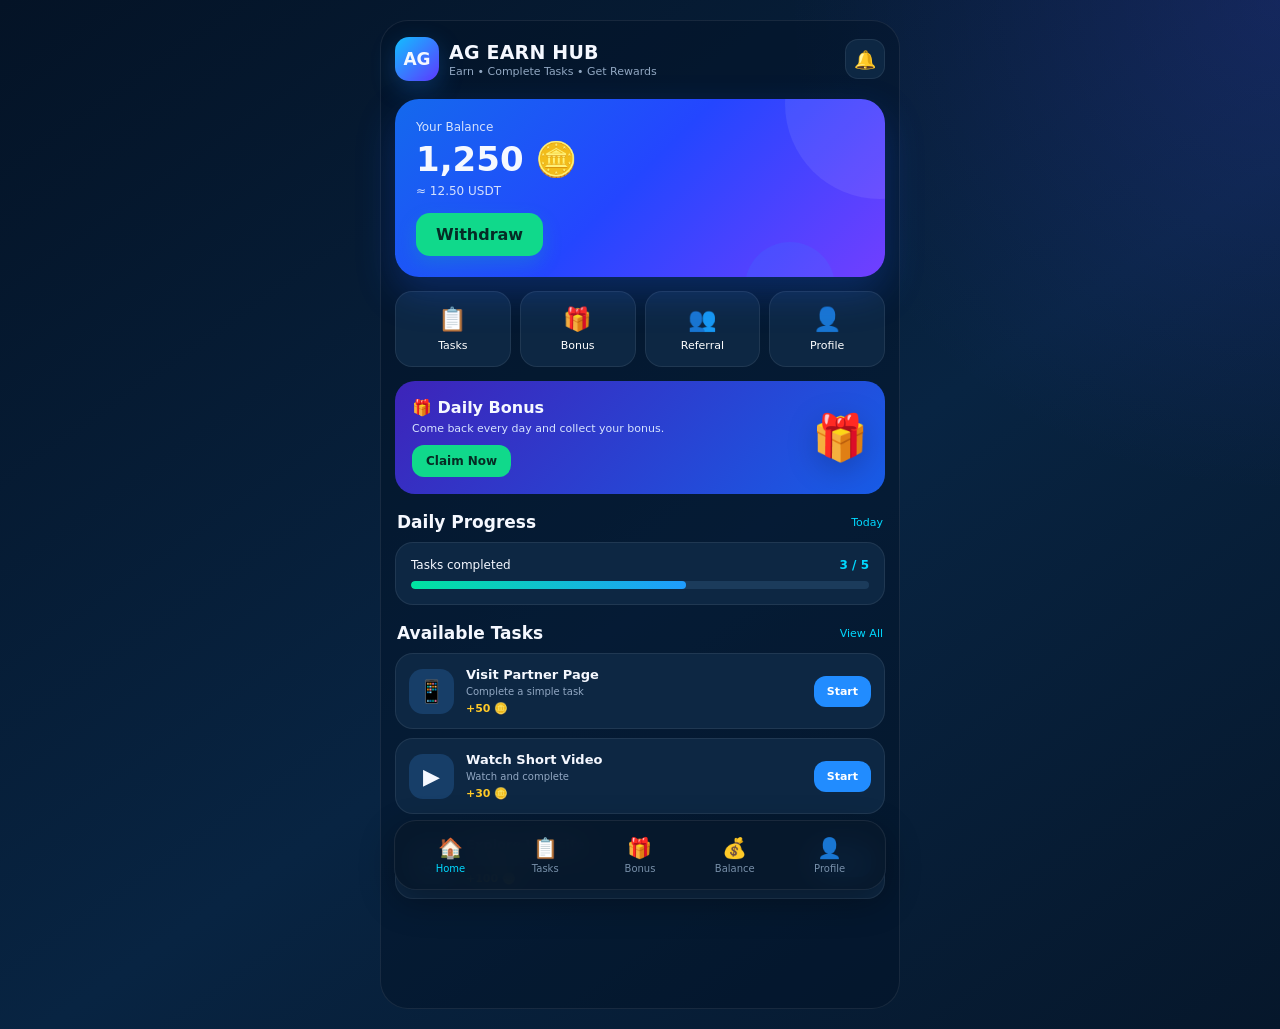
<file: index.html>
<!DOCTYPE html>
<html lang="en">
<head>
    <meta charset="UTF-8">
    <meta name="viewport" content="width=device-width, initial-scale=1.0">

    <title>AG EARN HUB</title>

    <link rel="stylesheet" href="style.css">
</head>

<body>

<div class="app">

    <!-- TOP BAR -->
    <header class="topbar">
        <div class="brand">
            <div class="logo">AG</div>

            <div>
                <h1>AG EARN HUB</h1>
                <p>Earn • Complete Tasks • Get Rewards</p>
            </div>
        </div>

        <button class="icon-btn" type="button">🔔</button>
    </header>


    <!-- HOME PAGE -->
    <section class="page active" id="home">

        <!-- BALANCE -->
        <div class="hero">
            <div class="eyebrow">Your Balance</div>

            <div class="balance">
                1,250 🪙
            </div>

            <div class="usd">
                ≈ 12.50 USDT
            </div>

            <button class="withdraw" type="button" onclick="openBalance()">
                Withdraw
            </button>
        </div>


        <!-- QUICK MENU -->
        <div class="quick">

            <button type="button" onclick="openTasks()">
                <span class="emoji">📋</span>
                Tasks
            </button>

            <button type="button" onclick="openBonus()">
                <span class="emoji">🎁</span>
                Bonus
            </button>

            <button type="button" onclick="openReferral()">
                <span class="emoji">👥</span>
                Referral
            </button>

            <button type="button" onclick="openProfile()">
                <span class="emoji">👤</span>
                Profile
            </button>

        </div>


        <!-- PROMO -->
        <div class="promo">

            <div>
                <h2>🎁 Daily Bonus</h2>

                <p>
                    Come back every day and collect your bonus.
                </p>

                <button type="button" onclick="openBonus()">
                    Claim Now
                </button>
            </div>

            <div class="gift">🎁</div>

        </div>


        <!-- PROGRESS -->
        <div class="section-head">
            <h2>Daily Progress</h2>
            <span>Today</span>
        </div>

        <div class="progress-card">

            <div class="progress-row">
                <span>Tasks completed</span>
                <b>3 / 5</b>
            </div>

            <div class="bar">
                <i></i>
            </div>

        </div>


        <!-- TASKS -->
        <div class="section-head">
            <h2>Available Tasks</h2>

            <span onclick="openTasks()">
                View All
            </span>
        </div>


        <div class="task">

            <div class="task-icon">📱</div>

            <div class="task-info">
                <strong>Visit Partner Page</strong>
                <small>Complete a simple task</small>
                <div class="reward">+50 🪙</div>
            </div>

            <button
                class="start"
                type="button"
                onclick="claimTask(this, 50)">
                Start
            </button>

        </div>


        <div class="task">

            <div class="task-icon">▶️</div>

            <div class="task-info">
                <strong>Watch Short Video</strong>
                <small>Watch and complete</small>
                <div class="reward">+30 🪙</div>
            </div>

            <button
                class="start"
                type="button"
                onclick="claimTask(this, 30)">
                Start
            </button>

        </div>


        <div class="task">

            <div class="task-icon">🌐</div>

            <div class="task-info">
                <strong>Explore Website</strong>
                <small>Visit the website</small>
                <div class="reward">+100 🪙</div>
            </div>

            <button
                class="start"
                type="button"
                onclick="claimTask(this, 100)">
                Start
            </button>

        </div>

    </section>


    <!-- TASKS PAGE -->
    <section class="page" id="tasks">

        <div class="back">
            <button type="button" onclick="showPage('home')">
                ←
            </button>

            <h2>Available Tasks</h2>
        </div>

        <div class="task">
            <div class="task-icon">📱</div>

            <div class="task-info">
                <strong>Visit Partner Page</strong>
                <small>Complete a simple task</small>
                <div class="reward">+50 🪙</div>
            </div>

            <button
                class="start"
                type="button"
                onclick="claimTask(this, 50)">
                Start
            </button>
        </div>


        <div class="task">
            <div class="task-icon">▶️</div>

            <div class="task-info">
                <strong>Watch Short Video</strong>
                <small>Complete the video task</small>
                <div class="reward">+30 🪙</div>
            </div>

            <button
                class="start"
                type="button"
                onclick="claimTask(this, 30)">
                Start
            </button>
        </div>


        <div class="task">
            <div class="task-icon">🌐</div>

            <div class="task-info">
                <strong>Explore Website</strong>
                <small>Visit and explore</small>
                <div class="reward">+100 🪙</div>
            </div>

            <button
                class="start"
                type="button"
                onclick="claimTask(this, 100)">
                Start
            </button>
        </div>

    </section>


    <!-- BONUS PAGE -->
    <section class="page" id="bonus">

        <div class="back">
            <button type="button" onclick="showPage('home')">
                ←
            </button>

            <h2>Daily Bonus</h2>
        </div>


        <div class="bonus">

            <div class="big">🎁</div>

            <h2>Daily Reward</h2>

            <p>
                Claim your daily bonus and keep your streak.
            </p>

            <div class="days">

                <div class="day">
                    Day 1
                    <strong>+20</strong>
                </div>

                <div class="day">
                    Day 2
                    <strong>+30</strong>
                </div>

                <div class="day">
                    Day 3
                    <strong>+40</strong>
                </div>

                <div class="day">
                    Day 4
                    <strong>+50</strong>
                </div>

            </div>

            <button
                class="claim bonus-btn"
                type="button"
                onclick="claimBonus()">
                Claim Bonus
            </button>

        </div>

    </section>


    <!-- BALANCE PAGE -->
    <section class="page" id="balance">

        <div class="back">
            <button type="button" onclick="showPage('home')">
                ←
            </button>

            <h2>My Balance</h2>
        </div>


        <div class="balance-big">

            <small>Total Balance</small>

            <strong>1,250 🪙</strong>

            <small>≈ 12.50 USDT</small>

        </div>


        <div class="stat-grid">

            <div class="stat">
                <small>Task Earnings</small>
                <b>850 🪙</b>
            </div>

            <div class="stat">
                <small>Bonus</small>
                <b>400 🪙</b>
            </div>

            <div class="stat">
                <small>Withdrawn</small>
                <b>0 🪙</b>
            </div>

            <div class="stat">
                <small>Referrals</small>
                <b>2,400 🪙</b>
            </div>

        </div>


        <div class="info-card">
            <h3>💸 Withdraw</h3>

            <p>
                Withdrawal functionality will be available
                after the reward system and payment system
                are connected.
            </p>
        </div>

    </section>


    <!-- REFERRAL PAGE -->
    <section class="page" id="referral">

        <div class="back">
            <button type="button" onclick="showPage('home')">
                ←
            </button>

            <h2>Referral</h2>
        </div>


        <div class="info-card">

            <h3>👥 Invite Friends</h3>

            <p>
                Invite friends using your referral link
                and earn rewards when eligible activities
                are completed.
            </p>


            <div class="ref-code">

                <span>
                    AG123456
                </span>

                <button
                    class="copy"
                    type="button"
                    onclick="copyRef()">
                    Copy
                </button>

            </div>

        </div>


        <div class="stat-grid">

            <div class="stat">
                <small>Total Referrals</small>
                <b>12</b>
            </div>

            <div class="stat">
                <small>Referral Earnings</small>
                <b>2,400 🪙</b>
            </div>

        </div>

    </section>


    <!-- PROFILE PAGE -->
    <section class="page" id="profile">

        <div class="back">
            <button type="button" onclick="showPage('home')">
                ←
            </button>

            <h2>Profile</h2>
        </div>


        <div class="profile">

            <div class="avatar">
                👤
            </div>

            <h2>AG User</h2>

            <p class="muted">
                Member since 2026
            </p>

        </div>


        <div class="menu-item">
            <span>🆔 User ID</span>
            <span>AG123456</span>
        </div>

        <div class="menu-item">
            <span>💰 Balance</span>
            <span>1,250 🪙</span>
        </div>

        <div class="menu-item">
            <span>👥 Referrals</span>
            <span>12</span>
        </div>

        <div class="menu-item">
            <span>⚙️ Settings</span>
            <span>›</span>
        </div>

    </section>

</div>


<!-- BOTTOM NAVIGATION -->
<nav class="nav">

    <button
        class="active"
        type="button"
        onclick="showPage('home', this)">

        <span class="nav-icon">🏠</span>
        Home

    </button>


    <button
        type="button"
        onclick="showPage('tasks', this)">

        <span class="nav-icon">📋</span>
        Tasks

    </button>


    <button
        type="button"
        onclick="showPage('bonus', this)">

        <span class="nav-icon">🎁</span>
        Bonus

    </button>


    <button
        type="button"
        onclick="showPage('balance', this)">

        <span class="nav-icon">💰</span>
        Balance

    </button>


    <button
        type="button"
        onclick="showPage('profile', this)">

        <span class="nav-icon">👤</span>
        Profile

    </button>

</nav>


<script src="script.js"></script>

</body>
</html>
</file>
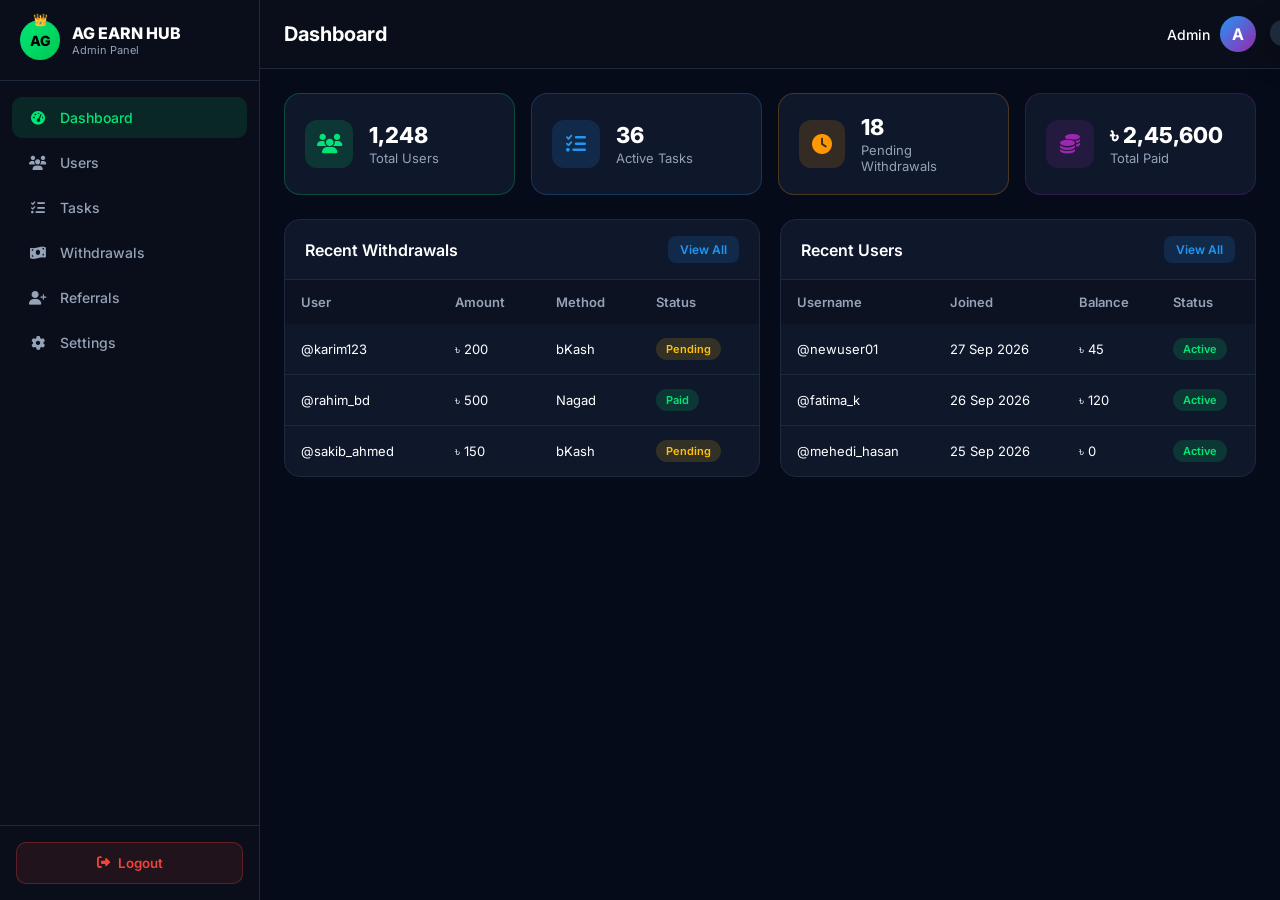
<file: admin.html>
<!DOCTYPE html>
<html lang="bn">
<head>
  <meta charset="UTF-8">
  <meta name="viewport" content="width=device-width, initial-scale=1.0">
  <title>AG EARN HUB | Admin Panel</title>
  
  <!-- Font Awesome -->
  <link rel="stylesheet" href="https://cdnjs.cloudflare.com/ajax/libs/font-awesome/6.5.1/css/all.min.css">
  
  <!-- Google Fonts -->
  <link href="https://fonts.googleapis.com/css2?family=Inter:wght@400;500;600;700;800&display=swap" rel="stylesheet">
  
  <!-- External CSS -->
  <link rel="stylesheet" href="admin.css">
</head>
<body>

  <!-- SIDEBAR -->
  <aside class="sidebar" id="sidebar">
    <div class="sidebar-header">
      <div class="logo-circle">AG</div>
      <div>
        <div class="logo-text">AG EARN HUB</div>
        <div class="logo-sub">Admin Panel</div>
      </div>
    </div>

    <nav class="sidebar-nav">
      <button class="nav-link active" onclick="switchAdminPage('dashboard')" data-page="dashboard">
        <i class="fas fa-tachometer-alt"></i> Dashboard
      </button>
      <button class="nav-link" onclick="switchAdminPage('users')" data-page="users">
        <i class="fas fa-users"></i> Users
      </button>
      <button class="nav-link" onclick="switchAdminPage('tasks')" data-page="tasks">
        <i class="fas fa-tasks"></i> Tasks
      </button>
      <button class="nav-link" onclick="switchAdminPage('withdrawals')" data-page="withdrawals">
        <i class="fas fa-money-bill-wave"></i> Withdrawals
      </button>
      <button class="nav-link" onclick="switchAdminPage('referrals')" data-page="referrals">
        <i class="fas fa-user-plus"></i> Referrals
      </button>
      <button class="nav-link" onclick="switchAdminPage('settings')" data-page="settings">
        <i class="fas fa-cog"></i> Settings
      </button>
    </nav>

    <div class="sidebar-footer">
      <button class="logout-btn" onclick="adminLogout()">
        <i class="fas fa-sign-out-alt"></i> Logout
      </button>
    </div>
  </aside>

  <!-- MAIN CONTENT -->
  <main class="main-content">
    
    <!-- TOP BAR -->
    <header class="topbar">
      <div class="topbar-left">
        <button class="menu-toggle" onclick="toggleSidebar()">
          <i class="fas fa-bars"></i>
        </button>
        <h1 id="page-title">Dashboard</h1>
      </div>
      <div class="topbar-right">
        <div class="admin-info">
          <span class="admin-name">Admin</span>
          <div class="admin-avatar">A</div>
        </div>
      </div>
    </header>

    <!-- ==================== DASHBOARD ==================== -->
    <section id="dashboard" class="admin-page active">
      <div class="stats-row">
        <div class="stat-box green">
          <div class="stat-icon"><i class="fas fa-users"></i></div>
          <div>
            <div class="stat-number" id="stat-users">1,248</div>
            <div class="stat-label">Total Users</div>
          </div>
        </div>
        <div class="stat-box blue">
          <div class="stat-icon"><i class="fas fa-tasks"></i></div>
          <div>
            <div class="stat-number" id="stat-tasks">36</div>
            <div class="stat-label">Active Tasks</div>
          </div>
        </div>
        <div class="stat-box orange">
          <div class="stat-icon"><i class="fas fa-clock"></i></div>
          <div>
            <div class="stat-number" id="stat-pending">18</div>
            <div class="stat-label">Pending Withdrawals</div>
          </div>
        </div>
        <div class="stat-box purple">
          <div class="stat-icon"><i class="fas fa-coins"></i></div>
          <div>
            <div class="stat-number" id="stat-paid">৳ 2,45,600</div>
            <div class="stat-label">Total Paid</div>
          </div>
        </div>
      </div>

      <div class="grid-2">
        <div class="card">
          <div class="card-header">
            <h3>Recent Withdrawals</h3>
            <button class="btn-sm" onclick="switchAdminPage('withdrawals')">View All</button>
          </div>
          <div class="table-responsive">
            <table>
              <thead>
                <tr>
                  <th>User</th>
                  <th>Amount</th>
                  <th>Method</th>
                  <th>Status</th>
                </tr>
              </thead>
              <tbody id="recent-withdraw-table">
                <tr>
                  <td>@karim123</td>
                  <td>৳ 200</td>
                  <td>bKash</td>
                  <td><span class="badge pending">Pending</span></td>
                </tr>
                <tr>
                  <td>@rahim_bd</td>
                  <td>৳ 500</td>
                  <td>Nagad</td>
                  <td><span class="badge paid">Paid</span></td>
                </tr>
                <tr>
                  <td>@sakib_ahmed</td>
                  <td>৳ 150</td>
                  <td>bKash</td>
                  <td><span class="badge pending">Pending</span></td>
                </tr>
              </tbody>
            </table>
          </div>
        </div>

        <div class="card">
          <div class="card-header">
            <h3>Recent Users</h3>
            <button class="btn-sm" onclick="switchAdminPage('users')">View All</button>
          </div>
          <div class="table-responsive">
            <table>
              <thead>
                <tr>
                  <th>Username</th>
                  <th>Joined</th>
                  <th>Balance</th>
                  <th>Status</th>
                </tr>
              </thead>
              <tbody>
                <tr>
                  <td>@newuser01</td>
                  <td>27 Sep 2026</td>
                  <td>৳ 45</td>
                  <td><span class="badge active">Active</span></td>
                </tr>
                <tr>
                  <td>@fatima_k</td>
                  <td>26 Sep 2026</td>
                  <td>৳ 120</td>
                  <td><span class="badge active">Active</span></td>
                </tr>
                <tr>
                  <td>@mehedi_hasan</td>
                  <td>25 Sep 2026</td>
                  <td>৳ 0</td>
                  <td><span class="badge active">Active</span></td>
                </tr>
              </tbody>
            </table>
          </div>
        </div>
      </div>
    </section>

    <!-- ==================== USERS ==================== -->
    <section id="users" class="admin-page">
      <div class="page-actions">
        <div class="search-box">
          <i class="fas fa-search"></i>
          <input type="text" id="user-search" placeholder="Search users..." onkeyup="searchUsers()">
        </div>
        <button class="btn primary" onclick="showToast('Export Users feature')">
          <i class="fas fa-download"></i> Export
        </button>
      </div>

      <div class="card">
        <div class="table-responsive">
          <table>
            <thead>
              <tr>
                <th>ID</th>
                <th>Username</th>
                <th>Telegram ID</th>
                <th>Balance</th>
                <th>Total Earned</th>
                <th>Referrals</th>
                <th>Joined</th>
                <th>Status</th>
                <th>Action</th>
              </tr>
            </thead>
            <tbody id="users-table">
              <tr>
                <td>1001</td>
                <td>@karim123</td>
                <td>123456789</td>
                <td>৳ 320</td>
                <td>৳ 1,250</td>
                <td>12</td>
                <td>15 Sep 2026</td>
                <td><span class="badge active">Active</span></td>
                <td>
                  <button class="btn-icon" onclick="banUser(1001)"><i class="fas fa-ban"></i></button>
                  <button class="btn-icon" onclick="viewUser(1001)"><i class="fas fa-eye"></i></button>
                </td>
              </tr>
              <tr>
                <td>1002</td>
                <td>@rahim_bd</td>
                <td>987654321</td>
                <td>৳ 85</td>
                <td>৳ 680</td>
                <td>5</td>
                <td>18 Sep 2026</td>
                <td><span class="badge active">Active</span></td>
                <td>
                  <button class="btn-icon" onclick="banUser(1002)"><i class="fas fa-ban"></i></button>
                  <button class="btn-icon" onclick="viewUser(1002)"><i class="fas fa-eye"></i></button>
                </td>
              </tr>
              <tr>
                <td>1003</td>
                <td>@sakib_ahmed</td>
                <td>456789123</td>
                <td>৳ 0</td>
                <td>৳ 210</td>
                <td>2</td>
                <td>20 Sep 2026</td>
                <td><span class="badge banned">Banned</span></td>
                <td>
                  <button class="btn-icon" onclick="unbanUser(1003)"><i class="fas fa-check"></i></button>
                  <button class="btn-icon" onclick="viewUser(1003)"><i class="fas fa-eye"></i></button>
                </td>
              </tr>
            </tbody>
          </table>
        </div>
      </div>
    </section>

    <!-- ==================== TASKS ==================== -->
    <section id="tasks" class="admin-page">
      <div class="page-actions">
        <h3 style="margin:0;color:var(--text)">Manage Tasks</h3>
        <button class="btn primary" onclick="openAddTaskModal()">
          <i class="fas fa-plus"></i> Add New Task
        </button>
      </div>

      <div class="card">
        <div class="table-responsive">
          <table>
            <thead>
              <tr>
                <th>ID</th>
                <th>Title</th>
                <th>Type</th>
                <th>Reward</th>
                <th>Time</th>
                <th>Status</th>
                <th>Action</th>
              </tr>
            </thead>
            <tbody id="tasks-table">
              <tr>
                <td>#001</td>
                <td>Watch Video & Like</td>
                <td><span class="badge yt">YouTube</span></td>
                <td>৳ 5</td>
                <td>2-5 min</td>
                <td><span class="badge active">Active</span></td>
                <td>
                  <button class="btn-icon" onclick="editTask(1)"><i class="fas fa-edit"></i></button>
                  <button class="btn-icon danger" onclick="deleteTask(1)"><i class="fas fa-trash"></i></button>
                </td>
              </tr>
              <tr>
                <td>#002</td>
                <td>Join Channel</td>
                <td><span class="badge tg">Telegram</span></td>
                <td>৳ 3</td>
                <td>2-3 min</td>
                <td><span class="badge active">Active</span></td>
                <td>
                  <button class="btn-icon" onclick="editTask(2)"><i class="fas fa-edit"></i></button>
                  <button class="btn-icon danger" onclick="deleteTask(2)"><i class="fas fa-trash"></i></button>
                </td>
              </tr>
              <tr>
                <td>#003</td>
                <td>Fill Survey</td>
                <td><span class="badge survey">Survey</span></td>
                <td>৳ 10</td>
                <td>5-10 min</td>
                <td><span class="badge active">Active</span></td>
                <td>
                  <button class="btn-icon" onclick="editTask(3)"><i class="fas fa-edit"></i></button>
                  <button class="btn-icon danger" onclick="deleteTask(3)"><i class="fas fa-trash"></i></button>
                </td>
              </tr>
            </tbody>
          </table>
        </div>
      </div>
    </section>

    <!-- ==================== WITHDRAWALS ==================== -->
    <section id="withdrawals" class="admin-page">
      <div class="page-actions">
        <div class="filter-tabs">
          <button class="filter-btn active" onclick="filterWithdrawals('all', this)">All</button>
          <button class="filter-btn" onclick="filterWithdrawals('pending', this)">Pending</button>
          <button class="filter-btn" onclick="filterWithdrawals('paid', this)">Paid</button>
          <button class="filter-btn" onclick="filterWithdrawals('rejected', this)">Rejected</button>
        </div>
      </div>

      <div class="card">
        <div class="table-responsive">
          <table>
            <thead>
              <tr>
                <th>ID</th>
                <th>User</th>
                <th>Amount</th>
                <th>Method</th>
                <th>Mobile</th>
                <th>Date</th>
                <th>Status</th>
                <th>Action</th>
              </tr>
            </thead>
            <tbody id="withdrawals-table">
              <tr data-status="pending">
                <td>W-501</td>
                <td>@karim123</td>
                <td>৳ 200</td>
                <td>bKash</td>
                <td>017XXXXXXXX</td>
                <td>27 Sep 2026</td>
                <td><span class="badge pending">Pending</span></td>
                <td>
                  <button class="btn-sm success" onclick="approveWithdraw('W-501')">Approve</button>
                  <button class="btn-sm danger" onclick="rejectWithdraw('W-501')">Reject</button>
                </td>
              </tr>
              <tr data-status="pending">
                <td>W-502</td>
                <td>@sakib_ahmed</td>
                <td>৳ 150</td>
                <td>Nagad</td>
                <td>018XXXXXXXX</td>
                <td>26 Sep 2026</td>
                <td><span class="badge pending">Pending</span></td>
                <td>
                  <button class="btn-sm success" onclick="approveWithdraw('W-502')">Approve</button>
                  <button class="btn-sm danger" onclick="rejectWithdraw('W-502')">Reject</button>
                </td>
              </tr>
              <tr data-status="paid">
                <td>W-498</td>
                <td>@rahim_bd</td>
                <td>৳ 500</td>
                <td>bKash</td>
                <td>019XXXXXXXX</td>
                <td>25 Sep 2026</td>
                <td><span class="badge paid">Paid</span></td>
                <td>
                  <span style="color:var(--text-muted);font-size:13px">Completed</span>
                </td>
              </tr>
            </tbody>
          </table>
        </div>
      </div>
    </section>

    <!-- ==================== REFERRALS ==================== -->
    <section id="referrals" class="admin-page">
      <div class="stats-row" style="margin-bottom:20px;">
        <div class="stat-box green">
          <div class="stat-icon"><i class="fas fa-user-plus"></i></div>
          <div>
            <div class="stat-number">3,842</div>
            <div class="stat-label">Total Referrals</div>
          </div>
        </div>
        <div class="stat-box blue">
          <div class="stat-icon"><i class="fas fa-coins"></i></div>
          <div>
            <div class="stat-number">৳ 19,210</div>
            <div class="stat-label">Referral Paid</div>
          </div>
        </div>
      </div>

      <div class="card">
        <div class="card-header">
          <h3>Top Referrers</h3>
        </div>
        <div class="table-responsive">
          <table>
            <thead>
              <tr>
                <th>Rank</th>
                <th>Username</th>
                <th>Total Referrals</th>
                <th>Earnings</th>
                <th>Last Referral</th>
              </tr>
            </thead>
            <tbody>
              <tr>
                <td>1</td>
                <td>@karim123</td>
                <td>48</td>
                <td>৳ 240</td>
                <td>26 Sep 2026</td>
              </tr>
              <tr>
                <td>2</td>
                <td>@fatima_k</td>
                <td>35</td>
                <td>৳ 175</td>
                <td>25 Sep 2026</td>
              </tr>
              <tr>
                <td>3</td>
                <td>@mehedi_hasan</td>
                <td>29</td>
                <td>৳ 145</td>
                <td>24 Sep 2026</td>
              </tr>
            </tbody>
          </table>
        </div>
      </div>
    </section>

    <!-- ==================== SETTINGS ==================== -->
    <section id="settings" class="admin-page">
      <div class="grid-2">
        <div class="card">
          <div class="card-header">
            <h3>App Settings</h3>
          </div>
          <div class="form-group">
            <label>Minimum Withdrawal Amount (৳)</label>
            <input type="number" id="min-withdraw" value="50">
          </div>
          <div class="form-group">
            <label>Referral Reward (৳)</label>
            <input type="number" id="ref-reward" value="5">
          </div>
          <div class="form-group">
            <label>App Status</label>
            <select id="app-status">
              <option value="active">Active</option>
              <option value="maintenance">Maintenance</option>
            </select>
          </div>
          <button class="btn primary" onclick="saveSettings()">Save Settings</button>
        </div>

        <div class="card">
          <div class="card-header">
            <h3>Admin Account</h3>
          </div>
          <div class="form-group">
            <label>Admin Username</label>
            <input type="text" value="admin" disabled>
          </div>
          <div class="form-group">
            <label>New Password</label>
            <input type="password" id="new-password" placeholder="Enter new password">
          </div>
          <div class="form-group">
            <label>Confirm Password</label>
            <input type="password" id="confirm-password" placeholder="Confirm password">
          </div>
          <button class="btn primary" onclick="changePassword()">Change Password</button>
        </div>
      </div>
    </section>

  </main>

  <!-- ADD TASK MODAL -->
  <div class="modal" id="addTaskModal">
    <div class="modal-content">
      <div class="modal-header">
        <h3>Add New Task</h3>
        <button class="close-btn" onclick="closeAddTaskModal()">&times;</button>
      </div>
      <div class="modal-body">
        <div class="form-group">
          <label>Task Title</label>
          <input type="text" id="task-title" placeholder="e.g. Watch Video & Like">
        </div>
        <div class="form-group">
          <label>Task Type</label>
          <select id="task-type">
            <option value="youtube">YouTube</option>
            <option value="telegram">Telegram</option>
            <option value="survey">Survey</option>
            <option value="other">Other</option>
          </select>
        </div>
        <div class="form-group">
          <label>Reward (৳)</label>
          <input type="number" id="task-reward" placeholder="5">
        </div>
        <div class="form-group">
          <label>Estimated Time</label>
          <input type="text" id="task-time" placeholder="2-5 Minutes">
        </div>
      </div>
      <div class="modal-footer">
        <button class="btn" onclick="closeAddTaskModal()">Cancel</button>
        <button class="btn primary" onclick="addNewTask()">Add Task</button>
      </div>
    </div>
  </div>

  <!-- Toast -->
  <div class="toast" id="admin-toast"></div>

  <!-- External JS -->
  <script src="admin.js"></script>
</body>
</html>
</file>
<file: style.css>
:root {
  --bg: #06172b;
  --card: #0d2743;
  --card-light: #102f50;
  --blue: #218cff;
  --cyan: #00d9ff;
  --purple: #7147ff;
  --green: #10d98b;
  --gold: #ffc928;
  --text: #f5f8ff;
  --muted: #91a7c2;
  --border: rgba(255, 255, 255, 0.08);
}

* {
  box-sizing: border-box;
  margin: 0;
  padding: 0;
}

html {
  scroll-behavior: smooth;
}

body {
  font-family:
    Inter,
    system-ui,
    -apple-system,
    BlinkMacSystemFont,
    "Segoe UI",
    sans-serif;

  background:
    radial-gradient(
      circle at top right,
      rgba(90, 70, 255, 0.16),
      transparent 30%
    ),
    linear-gradient(
      145deg,
      #041326,
      #082442 55%,
      #06172b
    );

  color: var(--text);
  min-height: 100vh;
  overflow-x: hidden;
}

button {
  font: inherit;
  border: 0;
  cursor: pointer;
  -webkit-tap-highlight-color: transparent;
}

button:active {
  transform: scale(0.97);
}

.app {
  width: 100%;
  max-width: 520px;
  min-height: 100vh;
  margin: auto;
  padding: 16px 14px 100px;
}

/* =========================
   TOP BAR
========================= */

.topbar {
  display: flex;
  align-items: center;
  justify-content: space-between;
  margin-bottom: 18px;
}

.brand {
  display: flex;
  align-items: center;
  gap: 10px;
}

.logo {
  width: 44px;
  height: 44px;

  display: grid;
  place-items: center;

  border-radius: 14px;

  background:
    linear-gradient(
      135deg,
      #12bfff,
      #5d39ff
    );

  font-size: 17px;
  font-weight: 900;

  box-shadow:
    0 8px 24px rgba(33, 140, 255, 0.25);
}

.brand h1 {
  font-size: 19px;
  font-weight: 800;
  letter-spacing: 0.2px;
}

.brand p {
  margin-top: 2px;

  color: var(--muted);

  font-size: 11px;
}

.icon-btn {
  width: 40px;
  height: 40px;

  display: grid;
  place-items: center;

  border-radius: 13px;

  background: var(--card);
  color: white;

  border: 1px solid var(--border);

  font-size: 18px;
}

/* =========================
   PAGE SYSTEM
========================= */

.page {
  display: none;

  animation: pageIn 0.25s ease;
}

.page.active {
  display: block;
}

@keyframes pageIn {
  from {
    opacity: 0;
    transform: translateY(8px);
  }

  to {
    opacity: 1;
    transform: translateY(0);
  }
}

/* =========================
   HERO / BALANCE
========================= */

.hero {
  position: relative;

  overflow: hidden;

  padding: 21px;

  border-radius: 24px;

  background:
    linear-gradient(
      135deg,
      #1469ed,
      #2446ff 48%,
      #713fff
    );

  box-shadow:
    0 16px 38px rgba(33, 94, 255, 0.25);

  margin-bottom: 14px;
}

.hero::after {
  content: "";

  position: absolute;

  width: 190px;
  height: 190px;

  right: -90px;
  top: -90px;

  border-radius: 50%;

  background: rgba(255, 255, 255, 0.08);
}

.hero::before {
  content: "";

  position: absolute;

  width: 90px;
  height: 90px;

  right: 50px;
  bottom: -55px;

  border-radius: 50%;

  background: rgba(0, 217, 255, 0.08);
}

.eyebrow {
  position: relative;
  z-index: 2;

  font-size: 12px;

  opacity: 0.85;
}

.balance {
  position: relative;
  z-index: 2;

  margin: 5px 0;

  font-size: 34px;
  font-weight: 900;
}

.usd {
  position: relative;
  z-index: 2;

  font-size: 12px;

  opacity: 0.85;
}

.withdraw {
  position: relative;
  z-index: 2;

  margin-top: 15px;

  padding: 12px 20px;

  border-radius: 14px;

  background: var(--green);
  color: #052b25;

  font-weight: 800;

  box-shadow:
    0 8px 20px rgba(16, 217, 139, 0.2);
}

/* =========================
   QUICK MENU
========================= */

.quick {
  display: grid;

  grid-template-columns:
    repeat(4, 1fr);

  gap: 9px;

  margin: 14px 0;
}

.quick button {
  min-height: 76px;

  background: var(--card);

  color: white;

  border:
    1px solid var(--border);

  border-radius: 17px;

  padding: 11px 5px;

  font-size: 11px;

  transition:
    transform 0.2s,
    background 0.2s;
}

.quick button:hover {
  background: var(--card-light);
  transform: translateY(-2px);
}

.quick .emoji {
  display: block;

  margin-bottom: 6px;

  font-size: 23px;
}

/* =========================
   PROMO CARD
========================= */

.promo {
  display: flex;

  align-items: center;
  justify-content: space-between;

  gap: 12px;

  padding: 17px;

  border-radius: 20px;

  background:
    linear-gradient(
      135deg,
      #3d24b9,
      #185ce7
    );

  margin-bottom: 14px;

  overflow: hidden;
}

.promo h2 {
  font-size: 16px;
}

.promo p {
  margin: 5px 0 10px;

  color: #d6e3ff;

  font-size: 11px;
}

.promo button {
  padding: 9px 14px;

  border-radius: 12px;

  background: var(--green);

  color: #062c24;

  font-size: 12px;
  font-weight: 800;
}

.gift {
  font-size: 45px;

  filter:
    drop-shadow(
      0 8px 15px rgba(0, 0, 0, 0.2)
    );
}

/* =========================
   SECTION HEADER
========================= */

.section-head {
  display: flex;

  align-items: center;
  justify-content: space-between;

  margin:
    18px 2px
    10px;
}

.section-head h2 {
  font-size: 17px;
}

.section-head span {
  color: var(--cyan);

  font-size: 11px;

  cursor: pointer;
}

/* =========================
   PROGRESS
========================= */

.progress-card {
  padding: 15px;

  background: var(--card);

  border:
    1px solid var(--border);

  border-radius: 18px;
}

.progress-row {
  display: flex;

  justify-content: space-between;

  margin-bottom: 9px;

  font-size: 12px;
}

.progress-row b {
  color: var(--cyan);
}

.bar {
  width: 100%;
  height: 8px;

  overflow: hidden;

  border-radius: 99px;

  background: #1b3b5b;
}

.bar i {
  display: block;

  width: 60%;
  height: 100%;

  border-radius: 99px;

  background:
    linear-gradient(
      90deg,
      #00e4a0,
      #1f9cff
    );
}

/* =========================
   TASK CARD
========================= */

.task {
  display: flex;

  align-items: center;

  gap: 12px;

  padding: 13px;

  margin-bottom: 9px;

  background: var(--card);

  border:
    1px solid var(--border);

  border-radius: 18px;

  transition:
    transform 0.2s,
    background 0.2s;
}

.task:hover {
  background: var(--card-light);

  transform: translateY(-2px);
}

.task-icon {
  width: 45px;
  height: 45px;

  flex: 0 0 45px;

  display: grid;
  place-items: center;

  border-radius: 14px;

  background: #173e68;

  font-size: 22px;
}

.task-info {
  flex: 1;

  min-width: 0;
}

.task-info strong {
  display: block;

  overflow: hidden;

  white-space: nowrap;
  text-overflow: ellipsis;

  font-size: 13px;
}

.task-info small {
  display: block;

  margin-top: 4px;

  color: var(--muted);

  font-size: 10px;
}

.reward {
  margin-top: 5px;

  color: var(--gold);

  font-size: 11px;
  font-weight: 800;
}

.start {
  flex-shrink: 0;

  padding: 9px 13px;

  border-radius: 12px;

  background: var(--blue);

  color: white;

  font-size: 11px;
  font-weight: 800;
}

/* =========================
   BOTTOM NAV
========================= */

.nav {
  position: fixed;

  z-index: 100;

  bottom: 10px;
  left: 50%;

  width:
    min(
      492px,
      calc(100% - 20px)
    );

  display: grid;

  grid-template-columns:
    repeat(5, 1fr);

  padding: 8px;

  transform: translateX(-50%);

  background:
    rgba(7, 24, 43, 0.94);

  backdrop-filter: blur(14px);

  border:
    1px solid var(--border);

  border-radius: 22px;

  box-shadow:
    0 12px 35px
    rgba(0, 0, 0, 0.3);
}

.nav button {
  padding: 7px 2px;

  background: transparent;

  color: #7890aa;

  font-size: 10px;

  transition: color 0.2s;
}

.nav button.active {
  color: var(--cyan);
}

.nav-icon {
  display: block;

  margin-bottom: 3px;

  font-size: 20px;
}

/* =========================
   INNER PAGE HEADER
========================= */

.back {
  display: flex;

  align-items: center;

  gap: 10px;

  margin:
    4px 0
    18px;
}

.back button {
  width: 38px;
  height: 38px;

  display: grid;
  place-items: center;

  border-radius: 12px;

  background: var(--card);

  color: white;

  border:
    1px solid var(--border);

  font-size: 18px;
}

.back h2 {
  font-size: 19px;
}

/* =========================
   BONUS
========================= */

.bonus {
  padding: 25px 16px;

  text-align: center;

  border-radius: 22px;

  background:
    linear-gradient(
      135deg,
      #24136f,
      #5a2dce
    );

  margin-bottom: 14px;
}

.bonus .big {
  font-size: 55px;
}

.bonus h2 {
  margin: 4px 0;
}

.bonus p {
  color: #c8c6ef;

  font-size: 12px;
}

.days {
  display: grid;

  grid-template-columns:
    repeat(4, 1fr);

  gap: 8px;

  margin-top: 18px;
}

.day {
  padding: 11px 4px;

  background: #102f50;

  border:
    1px solid var(--border);

  border-radius: 13px;

  font-size: 10px;
}

.day strong {
  display: block;

  margin-top: 5px;

  color: var(--gold);

  font-size: 13px;
}

.claim {
  width: 100%;

  margin-top: 14px;

  padding: 13px;

  border-radius: 14px;

  background: var(--purple);

  color: white;

  font-weight: 800;
}

/* =========================
   INFO CARD
========================= */

.info-card {
  padding: 16px;

  margin-bottom: 10px;

  background: var(--card);

  border:
    1px solid var(--border);

  border-radius: 18px;
}

.info-card h3 {
  margin-bottom: 9px;

  font-size: 14px;
}

.info-card p {
  color: var(--muted);

  font-size: 12px;

  line-height: 1.6;
}

/* =========================
   BALANCE PAGE
========================= */

.balance-big {
  padding: 22px;

  text-align: center;

  border-radius: 20px;

  background:
    linear-gradient(
      135deg,
      #1764e8,
      #0b2f67
    );
}

.balance-big strong {
  display: block;

  margin: 5px;

  font-size: 34px;
  font-weight: 900;
}

.balance-big small {
  color: #d3e4ff;
}

.stat-grid {
  display: grid;

  grid-template-columns:
    repeat(2, 1fr);

  gap: 10px;

  margin-top: 12px;
}

.stat {
  padding: 15px;

  background: var(--card);

  border:
    1px solid var(--border);

  border-radius: 16px;
}

.stat small {
  color: var(--muted);

  font-size: 10px;
}

.stat b {
  display: block;

  margin-top: 6px;

  font-size: 18px;
}

/* =========================
   REFERRAL
========================= */

.ref-code {
  display: flex;

  align-items: center;
  justify-content: space-between;

  gap: 10px;

  margin-top: 10px;

  padding: 13px;

  background: #071a30;

  border-radius: 13px;
}

.ref-code span {
  color: #4ec7ff;

  font-weight: 800;

  font-size: 12px;
}

.copy {
  padding: 8px 12px;

  border-radius: 10px;

  background: var(--gold);

  color: #251900;

  font-size: 11px;

  font-weight: 800;
}

/* =========================
   PROFILE
========================= */

.profile {
  text-align: center;
}

.avatar {
  width: 76px;
  height: 76px;

  display: grid;
  place-items: center;

  margin:
    0 auto
    10px;

  border-radius: 50%;

  background: #244b76;

  font-size: 40px;

  border:
    3px solid
    rgba(0, 217, 255, 0.2);
}

.menu-item {
  display: flex;

  align-items: center;
  justify-content: space-between;

  padding: 15px;

  margin: 8px 0;

  background: var(--card);

  border:
    1px solid var(--border);

  border-radius: 15px;
}

.menu-item span:first-child {
  font-size: 13px;
}

.menu-item span:last-child {
  color: var(--muted);

  font-size: 12px;
}

/* =========================
   RESPONSIVE
========================= */

@media (max-width: 380px) {

  .app {
    padding-left: 11px;
    padding-right: 11px;
  }

  .balance {
    font-size: 29px;
  }

  .quick button {
    font-size: 9px;
  }

  .quick .emoji {
    font-size: 19px;
  }

  .task {
    gap: 8px;
  }

  .task-icon {
    width: 42px;
    height: 42px;
    flex-basis: 42px;
  }

  .start {
    padding: 8px 10px;
  }
}

@media (min-width: 700px) {

  body {
    padding-top: 20px;
    padding-bottom: 20px;
  }

  .app {
    border:
      1px solid var(--border);

    border-radius: 28px;

    background:
      rgba(4, 19, 38, 0.45);
  }
}
</file>
<file: admin.css>
:root {
  --bg: #060b1a;
  --sidebar: #0a0e1a;
  --card: #0f172a;
  --card-hover: #1e293b;
  --primary: #00e676;
  --primary-dark: #00c853;
  --blue: #2196f3;
  --purple: #9c27b0;
  --orange: #ff9800;
  --red: #f44336;
  --text: #ffffff;
  --text-muted: #94a3b8;
  --border: #1e293b;
  --success: #00e676;
  --warning: #ffc107;
}

* {
  margin: 0;
  padding: 0;
  box-sizing: border-box;
  font-family: 'Inter', sans-serif;
}

body {
  background: var(--bg);
  color: var(--text);
  display: flex;
  min-height: 100vh;
}

/* ===== SIDEBAR ===== */
.sidebar {
  width: 260px;
  background: var(--sidebar);
  border-right: 1px solid var(--border);
  display: flex;
  flex-direction: column;
  position: fixed;
  top: 0;
  left: 0;
  bottom: 0;
  z-index: 100;
  transition: transform 0.3s ease;
}

.sidebar-header {
  padding: 20px;
  display: flex;
  align-items: center;
  gap: 12px;
  border-bottom: 1px solid var(--border);
}

.logo-circle {
  width: 40px;
  height: 40px;
  background: linear-gradient(135deg, #00e676, #00c853);
  border-radius: 50%;
  display: flex;
  align-items: center;
  justify-content: center;
  font-weight: 800;
  font-size: 14px;
  color: #000;
  position: relative;
}

.logo-circle::before {
  content: '👑';
  position: absolute;
  top: -8px;
  font-size: 12px;
}

.logo-text {
  font-size: 16px;
  font-weight: 800;
}

.logo-sub {
  font-size: 11px;
  color: var(--text-muted);
}

.sidebar-nav {
  flex: 1;
  padding: 16px 12px;
  display: flex;
  flex-direction: column;
  gap: 4px;
}

.nav-link {
  display: flex;
  align-items: center;
  gap: 12px;
  padding: 12px 16px;
  border-radius: 10px;
  background: transparent;
  border: none;
  color: var(--text-muted);
  font-size: 14px;
  font-weight: 500;
  cursor: pointer;
  transition: all 0.2s;
  text-align: left;
  width: 100%;
}

.nav-link:hover {
  background: rgba(255,255,255,0.05);
  color: white;
}

.nav-link.active {
  background: rgba(0,230,118,0.12);
  color: var(--primary);
}

.nav-link i {
  width: 20px;
  text-align: center;
}

.sidebar-footer {
  padding: 16px;
  border-top: 1px solid var(--border);
}

.logout-btn {
  width: 100%;
  padding: 12px;
  background: rgba(244,67,54,0.1);
  border: 1px solid rgba(244,67,54,0.3);
  color: var(--red);
  border-radius: 10px;
  font-weight: 600;
  cursor: pointer;
  display: flex;
  align-items: center;
  justify-content: center;
  gap: 8px;
  transition: all 0.2s;
}

.logout-btn:hover {
  background: rgba(244,67,54,0.2);
}

/* ===== MAIN CONTENT ===== */
.main-content {
  flex: 1;
  margin-left: 260px;
  min-height: 100vh;
  background: var(--bg);
}

.topbar {
  background: var(--sidebar);
  padding: 16px 24px;
  display: flex;
  align-items: center;
  justify-content: space-between;
  border-bottom: 1px solid var(--border);
  position: sticky;
  top: 0;
  z-index: 50;
}

.topbar-left {
  display: flex;
  align-items: center;
  gap: 16px;
}

.menu-toggle {
  display: none;
  background: transparent;
  border: none;
  color: white;
  font-size: 20px;
  cursor: pointer;
}

#page-title {
  font-size: 20px;
  font-weight: 700;
}

.admin-info {
  display: flex;
  align-items: center;
  gap: 10px;
}

.admin-name {
  font-size: 14px;
  font-weight: 500;
}

.admin-avatar {
  width: 36px;
  height: 36px;
  background: linear-gradient(135deg, #2196f3, #9c27b0);
  border-radius: 50%;
  display: flex;
  align-items: center;
  justify-content: center;
  font-weight: 700;
}

/* ===== PAGES ===== */
.admin-page {
  display: none;
  padding: 24px;
  animation: fadeIn 0.25s ease;
}

.admin-page.active {
  display: block;
}

@keyframes fadeIn {
  from { opacity: 0; transform: translateY(8px); }
  to { opacity: 1; transform: translateY(0); }
}

/* ===== STATS ===== */
.stats-row {
  display: grid;
  grid-template-columns: repeat(4, 1fr);
  gap: 16px;
  margin-bottom: 24px;
}

.stat-box {
  background: var(--card);
  border-radius: 16px;
  padding: 20px;
  display: flex;
  align-items: center;
  gap: 16px;
  border: 1px solid var(--border);
}

.stat-box.green { border-color: rgba(0,230,118,0.25); }
.stat-box.blue { border-color: rgba(33,150,243,0.25); }
.stat-box.orange { border-color: rgba(255,152,0,0.25); }
.stat-box.purple { border-color: rgba(156,39,176,0.25); }

.stat-icon {
  width: 48px;
  height: 48px;
  border-radius: 12px;
  display: flex;
  align-items: center;
  justify-content: center;
  font-size: 20px;
}

.stat-box.green .stat-icon { background: rgba(0,230,118,0.15); color: var(--primary); }
.stat-box.blue .stat-icon { background: rgba(33,150,243,0.15); color: var(--blue); }
.stat-box.orange .stat-icon { background: rgba(255,152,0,0.15); color: var(--orange); }
.stat-box.purple .stat-icon { background: rgba(156,39,176,0.15); color: var(--purple); }

.stat-number {
  font-size: 22px;
  font-weight: 800;
}

.stat-label {
  font-size: 13px;
  color: var(--text-muted);
  margin-top: 2px;
}

/* ===== CARDS & TABLES ===== */
.grid-2 {
  display: grid;
  grid-template-columns: 1fr 1fr;
  gap: 20px;
}

.card {
  background: var(--card);
  border-radius: 16px;
  border: 1px solid var(--border);
  overflow: hidden;
}

.card-header {
  padding: 16px 20px;
  border-bottom: 1px solid var(--border);
  display: flex;
  align-items: center;
  justify-content: space-between;
}

.card-header h3 {
  font-size: 16px;
  font-weight: 600;
}

.table-responsive {
  overflow-x: auto;
}

table {
  width: 100%;
  border-collapse: collapse;
}

th, td {
  padding: 14px 16px;
  text-align: left;
  font-size: 13px;
}

th {
  background: rgba(0,0,0,0.2);
  color: var(--text-muted);
  font-weight: 600;
  white-space: nowrap;
}

td {
  border-bottom: 1px solid var(--border);
}

tr:last-child td {
  border-bottom: none;
}

tr:hover td {
  background: rgba(255,255,255,0.02);
}

/* ===== BADGES ===== */
.badge {
  display: inline-block;
  padding: 4px 10px;
  border-radius: 20px;
  font-size: 11px;
  font-weight: 600;
}

.badge.active { background: rgba(0,230,118,0.15); color: var(--primary); }
.badge.pending { background: rgba(255,193,7,0.15); color: #ffc107; }
.badge.paid { background: rgba(0,230,118,0.15); color: var(--primary); }
.badge.banned { background: rgba(244,67,54,0.15); color: var(--red); }
.badge.yt { background: rgba(255,0,0,0.15); color: #ff0000; }
.badge.tg { background: rgba(0,136,204,0.15); color: #0088cc; }
.badge.survey { background: rgba(33,150,243,0.15); color: #2196f3; }

/* ===== BUTTONS ===== */
.btn {
  padding: 10px 18px;
  border-radius: 10px;
  border: 1px solid var(--border);
  background: var(--card);
  color: white;
  font-weight: 600;
  font-size: 13px;
  cursor: pointer;
  transition: all 0.2s;
}

.btn.primary {
  background: var(--primary);
  color: #000;
  border: none;
}

.btn-sm {
  padding: 6px 12px;
  border-radius: 8px;
  border: none;
  font-size: 12px;
  font-weight: 600;
  cursor: pointer;
  background: rgba(33,150,243,0.15);
  color: var(--blue);
}

.btn-sm.success {
  background: rgba(0,230,118,0.15);
  color: var(--primary);
}

.btn-sm.danger {
  background: rgba(244,67,54,0.15);
  color: var(--red);
}

.btn-icon {
  width: 32px;
  height: 32px;
  border-radius: 8px;
  border: none;
  background: rgba(255,255,255,0.05);
  color: var(--text-muted);
  cursor: pointer;
  margin-right: 4px;
  transition: all 0.2s;
}

.btn-icon:hover {
  background: rgba(255,255,255,0.1);
  color: white;
}

.btn-icon.danger:hover {
  background: rgba(244,67,54,0.2);
  color: var(--red);
}

/* ===== PAGE ACTIONS ===== */
.page-actions {
  display: flex;
  align-items: center;
  justify-content: space-between;
  margin-bottom: 20px;
  gap: 12px;
  flex-wrap: wrap;
}

.search-box {
  position: relative;
  flex: 1;
  max-width: 320px;
}

.search-box i {
  position: absolute;
  left: 14px;
  top: 50%;
  transform: translateY(-50%);
  color: var(--text-muted);
}

.search-box input {
  width: 100%;
  padding: 10px 14px 10px 40px;
  background: var(--card);
  border: 1px solid var(--border);
  border-radius: 10px;
  color: white;
  font-size: 14px;
  outline: none;
}

.search-box input:focus {
  border-color: var(--primary);
}

.filter-tabs {
  display: flex;
  gap: 8px;
}

.filter-btn {
  padding: 8px 16px;
  border-radius: 8px;
  border: 1px solid var(--border);
  background: transparent;
  color: var(--text-muted);
  font-size: 13px;
  font-weight: 500;
  cursor: pointer;
}

.filter-btn.active {
  background: var(--primary);
  color: #000;
  border-color: var(--primary);
}

/* ===== FORMS ===== */
.form-group {
  margin-bottom: 16px;
  padding: 0 20px;
}

.form-group:first-of-type {
  margin-top: 16px;
}

.form-group label {
  display: block;
  font-size: 13px;
  color: var(--text-muted);
  margin-bottom: 6px;
}

.form-group input,
.form-group select {
  width: 100%;
  padding: 12px 14px;
  background: #0a0e1a;
  border: 1px solid var(--border);
  border-radius: 10px;
  color: white;
  font-size: 14px;
  outline: none;
}

.form-group input:focus,
.form-group select:focus {
  border-color: var(--primary);
}

.card .btn {
  margin: 0 20px 20px;
}

/* ===== MODAL ===== */
.modal {
  display: none;
  position: fixed;
  top: 0;
  left: 0;
  right: 0;
  bottom: 0;
  background: rgba(0,0,0,0.7);
  z-index: 200;
  align-items: center;
  justify-content: center;
}

.modal.show {
  display: flex;
}

.modal-content {
  background: var(--card);
  border-radius: 16px;
  width: 100%;
  max-width: 440px;
  border: 1px solid var(--border);
  overflow: hidden;
}

.modal-header {
  padding: 16px 20px;
  border-bottom: 1px solid var(--border);
  display: flex;
  align-items: center;
  justify-content: space-between;
}

.modal-header h3 {
  font-size: 16px;
}

.close-btn {
  background: transparent;
  border: none;
  color: var(--text-muted);
  font-size: 24px;
  cursor: pointer;
}

.modal-body {
  padding: 8px 0;
}

.modal-footer {
  padding: 16px 20px;
  border-top: 1px solid var(--border);
  display: flex;
  justify-content: flex-end;
  gap: 10px;
}

/* ===== TOAST ===== */
.toast {
  position: fixed;
  top: 20px;
  right: 20px;
  background: #1e293b;
  color: white;
  padding: 12px 24px;
  border-radius: 12px;
  font-size: 14px;
  font-weight: 500;
  z-index: 999;
  transform: translateX(120%);
  transition: transform 0.3s ease;
  box-shadow: 0 10px 30px rgba(0,0,0,0.4);
  border: 1px solid var(--border);
}

.toast.show {
  transform: translateX(0);
}

/* ===== RESPONSIVE ===== */
@media (max-width: 1024px) {
  .stats-row {
    grid-template-columns: repeat(2, 1fr);
  }
  .grid-2 {
    grid-template-columns: 1fr;
  }
}

@media (max-width: 768px) {
  .sidebar {
    transform: translateX(-100%);
  }
  .sidebar.open {
    transform: translateX(0);
  }
  .main-content {
    margin-left: 0;
  }
  .menu-toggle {
    display: block;
  }
  .stats-row {
    grid-template-columns: 1fr;
  }
}
</file>
